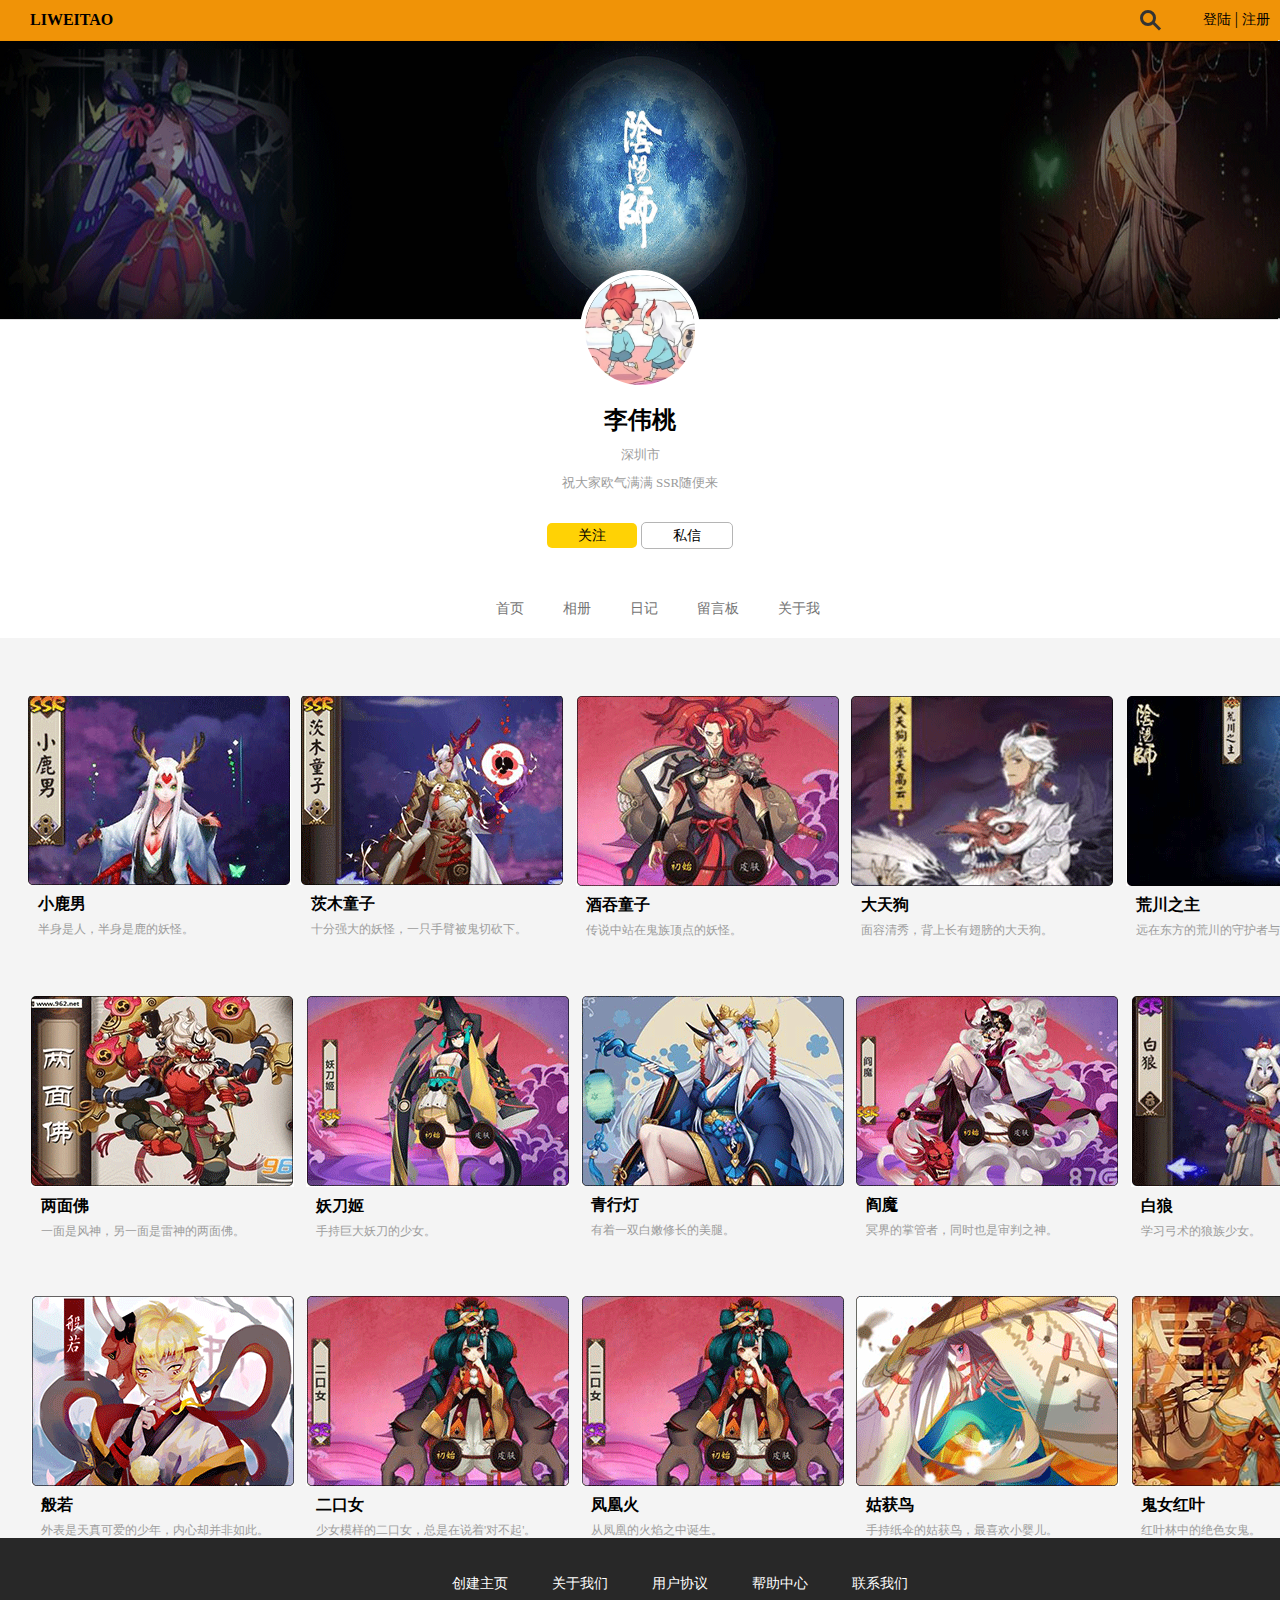
<file: index.html>
<!DOCTYPE html>
<html lang="en">
<head>
	<meta charset="UTF-8">
	<title>个人主页</title>
	<link rel="stylesheet" type="text/css" href="style.css"/>
</head>
<body>
	<div id="top"><h4>LIWEITAO</h4>
		<span class="sousuo"></span>
		<div class="wenzi">
			<a href="">登陆</a> | <a href="">注册</a>
		</div>
	</div>
	<div id="beijing"></div>
	<div id="touxiang" align="center"><img src="images/tou.jpg" alt=""></div>
	<div id="neirong" align="center">
		<h2>李伟桃</h2>
		<p>深圳市</p>
		<p>祝大家欧气满满 SSR随便来</p>
	</div>
	<div id="anniu" align="center">
		<div id="anniu1"><a href="">关注</a></div>
		<div id="anniu2"><a href="">私信</a></div>
	</div>
	<div id="daohang" align="center">
		<ul>
			<li><a href="shouye.html" target="xixi">首页</a></li>
			<li><a href="">相册</a></li>
			<li><a href="">日记</a></li>
			<li><a href="">留言板</a></li>
			<li><a href="aboutme.html" target="xixi">关于我</a></li>
		</ul>
	</div>
	<div id="xianshi"><iframe src="shouye.html" frameborder="0" name="xixi" height="900px" width="100%"></iframe ></div>
	<div id="bottom" align="center">
		<ul>
			<li><a href="">创建主页</a></li>
			<li><a href="">关于我们</a></li>
			<li><a href="">用户协议</a></li>
			<li><a href="">帮助中心</a></li>
			<li><a href="">联系我们</a></li>
		</ul>

	</div>
</body>
</html>
</file>
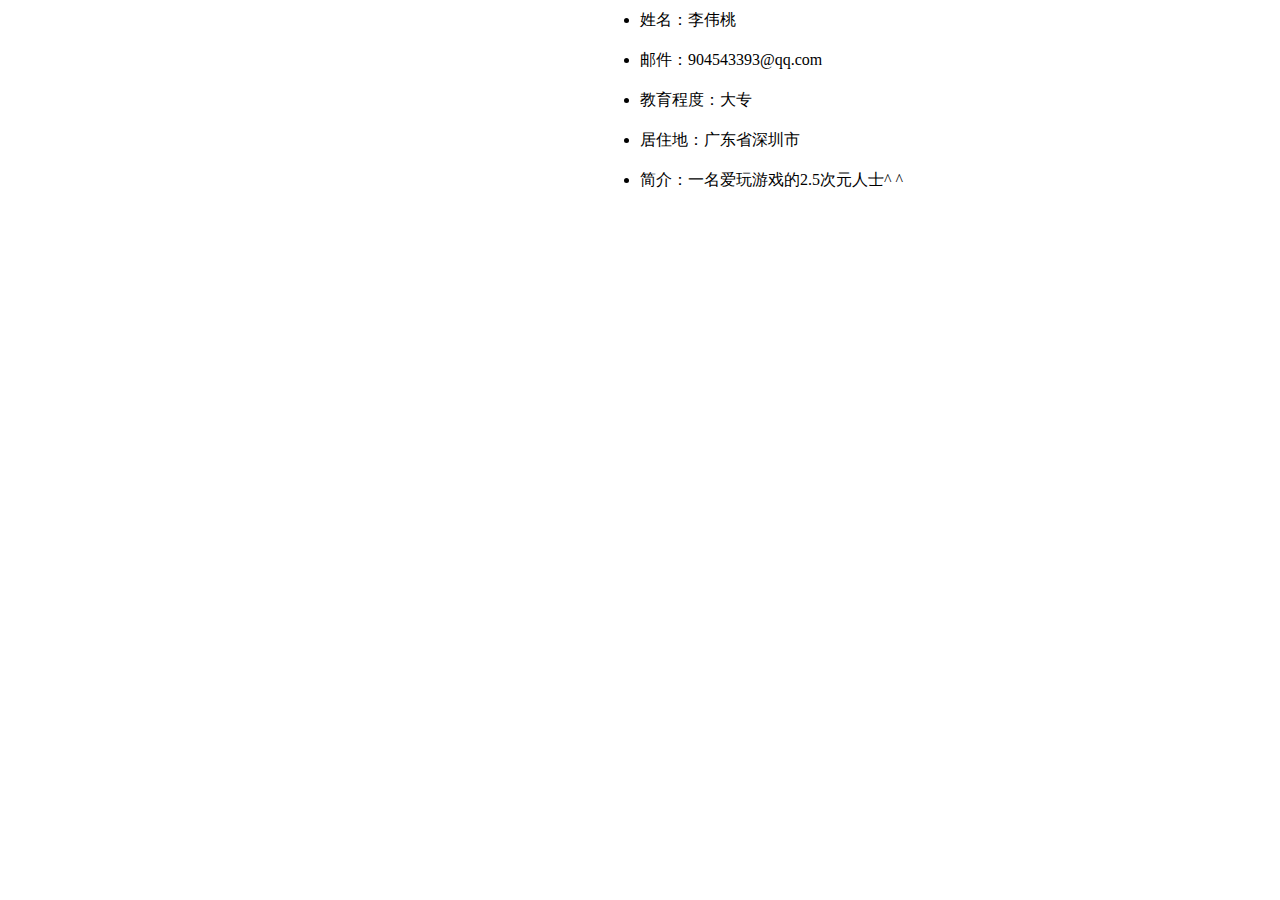
<file: aboutme.html>
<!DOCTYPE html>
<html lang="en">
<head>
	<meta charset="UTF-8">
	<link rel="stylesheet" href="style3.css">
	<title>关于我</title>
</head>
<body>
	<div id="jieshao">
	<ul>
		<li>姓名：李伟桃</li>
		<li>邮件：904543393@qq.com</li>
		<li>教育程度：大专</li>
		<li>居住地：广东省深圳市</li>
		<li>简介：一名爱玩游戏的2.5次元人士^ ^</li>
	</ul>
	</div>
</body>
</html>
</file>
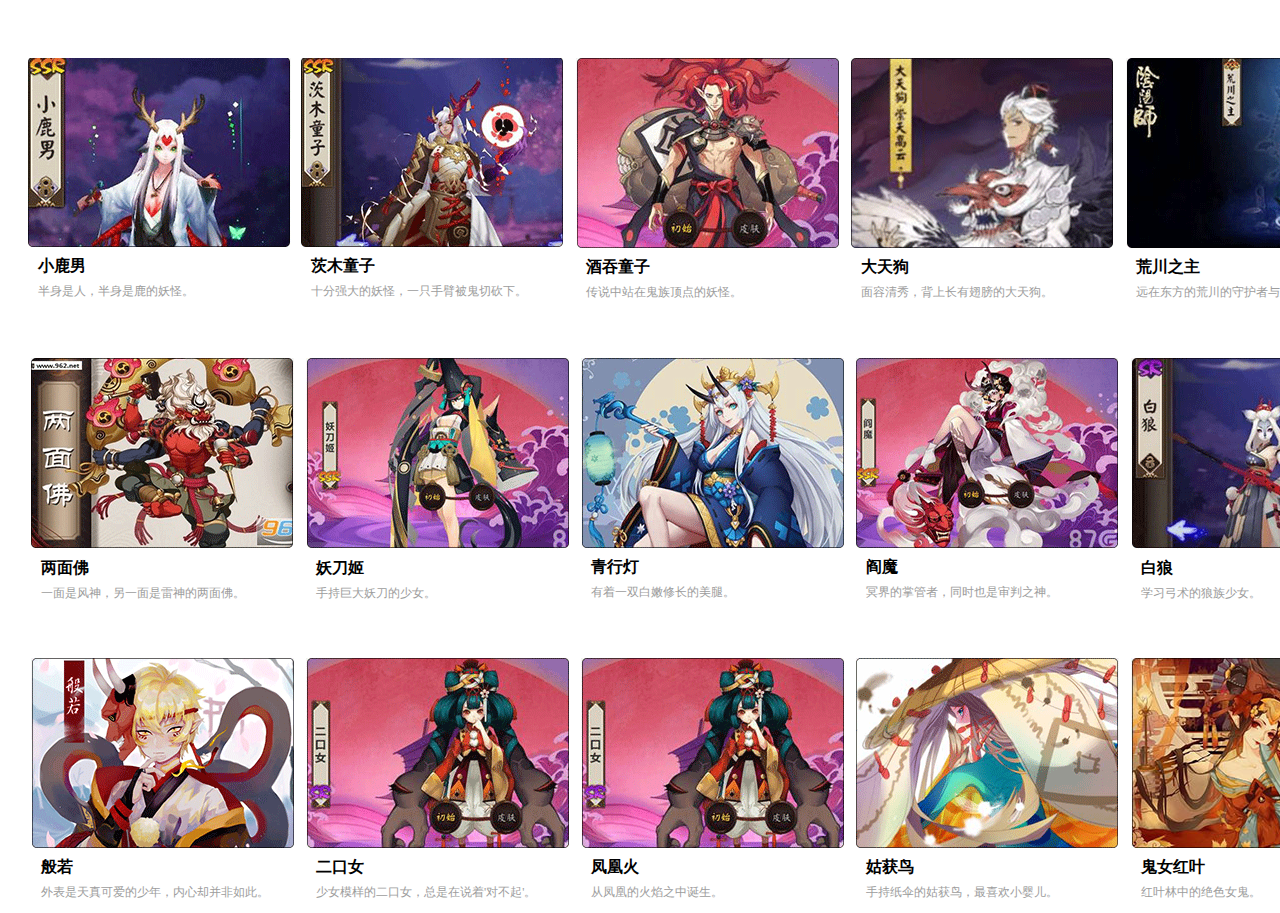
<file: shouye.html>
<!DOCTYPE html>
<html lang="en">
<head>
	<meta charset="UTF-8">
	<title>首页</title>
	<link rel="stylesheet" href="style2.css">
</head>
<body>
	<div id="tupian1"><a href=""><img src="images/10.gif" alt=""></a><h4>小鹿男</h4><p>半身是人，半身是鹿的妖怪。</p></div>
	<div id="tupian2"><a href=""><img src="images/12.gif" alt=""></a><h4>茨木童子</h4><p>十分强大的妖怪，一只手臂被鬼切砍下。</p></div>
	<div id="tupian3"><a href=""><img src="images/03.gif" alt=""></a><h4>酒吞童子</h4><p>传说中站在鬼族顶点的妖怪。</p></div>
	<div id="tupian4"><a href=""><img src="images/05.gif" alt=""></a><h4>大天狗</h4><p>面容清秀，背上长有翅膀的大天狗。</p></div>
	<div id="tupian5"><a href=""><img src="images/07.gif" alt=""></a><h4>荒川之主</h4><p>远在东方的荒川的守护者与主宰者。</p></div>
	<div id="tupian6"><a href=""><img src="images/19.gif" alt=""></a><h4>两面佛</h4><p>一面是风神，另一面是雷神的两面佛。</p></div>
	<div id="tupian7"><a href=""><img src="images/21.gif" alt=""></a><h4>妖刀姬</h4><p>手持巨大妖刀的少女。</p></div>
	<div id="tupian8"><a href=""><img src="images/22.gif" alt=""></a><h4>青行灯</h4><p>有着一双白嫩修长的美腿。</p></div>
	<div id="tupian9"><a href=""><img src="images/23.gif" alt=""></a><h4>阎魔</h4><p>冥界的掌管者，同时也是审判之神。</p></div>
	<div id="tupian10"><a href=""><img src="images/24.gif" alt=""></a><h4>白狼</h4><p>学习弓术的狼族少女。</p></div>
	<div id="tupian11"><a href=""><img src="images/31.gif" alt=""></a><h4>般若</h4><p>外表是天真可爱的少年，内心却并非如此。</p></div>
	<div id="tupian12"><a href=""><img src="images/33.gif" alt=""></a><h4>二口女</h4><p>少女模样的二口女，总是在说着'对不起'。</p></div>
	<div id="tupian13"><a href=""><img src="images/33.gif" alt=""></a><h4>凤凰火</h4><p>从凤凰的火焰之中诞生。</p></div>
	<div id="tupian14"><a href=""><img src="images/36.gif" alt=""></a><h4>姑获鸟</h4><p>手持纸伞的姑获鸟，最喜欢小婴儿。</p></div>
	<div id="tupian15"><a href=""><img src="images/08.jpg" alt=""></a><h4>鬼女红叶</h4><p>红叶林中的绝色女鬼。</p></div>
</body>
</html>
</file>
<file: style.css>
*{
	margin: 0;
}
#top{
	height: 40px;
	background-color: #f09307;
}
#top h4{
	font-family: "微软雅黑";
	padding-left: 30px;
	line-height: 40px;
}
span{
	height:40px; 
	width:40px; 
	position:absolute;
	right: 100px;
	top:10px;
} 
.sousuo:before, .sousuo:after{content:''; height:10px; display:block; position:absolute; top:0; left:0; }
.sousuo:before{width:10px; border:3px #333 solid; border-radius:100%;-webkit-border-radius:100%;-moz-border-radius:100%;}
.sousuo:after{width:3px; background:#333; transform:rotate(-25deg);-webkit-transform:rotate(-45deg);-moz-transform:rotate(-45deg);-o-transform:rotate(-45deg);-ms-transform:rotate(-45deg); top:11px; left:15px;}
.wenzi{
	float: right;
	margin-top: -30px;
	margin-right: 10px;
}
.wenzi a{
	color: #000000;
}
#beijing{
	background: url(images/02.gif) round;
	height: 280px;
}
#touxiang img{
	height: 110px;
	width: 110px;
	margin-top: -50px;
	border:5px solid #ffffff;
	border-radius: 50%;
}
#neirong{
	margin-top: 10px;
}
#neirong p{
	font-size: 13px;
	padding-top: 5px;
	color: #9c9c9c;
}
#neirong p{
	padding-top: 10px;
}
#anniu1{
	background-color: #ffd205;
	width: 90px;
	height: 25px;
	display: inline-block;
	border-radius: 5px;
}
#anniu2{
	width: 90px;
	height: 25px;
	display: inline-block;
	border-color: #ffffff;
	border-radius: 5px;
	border: 1px solid #b5b5b5;
}
a{
	text-decoration: none;
	font-size: 14px;
}
#anniu a{
	line-height: 25px;
	color: #000000;
}
#anniu{
	margin-top: 30px;
}
#daohang{
	margin-top: 50px;
	margin-left: -40px;
}
#daohang li{
	display: inline-block;
	padding-left: 35px;
}
#daohang a{
	color: #747474;
}
#daohang a:hover{
	color: #000000;
	
}
#xianshi{
	background-color: #f4f4f4;
	height: 900px;
	margin-top: 20px;
}
#bottom{
	background-color: #282828;
	height: 200px;
}
#bottom li{
	display: inline-block;
	line-height: 90px;
}
#bottom a{
	color: #ffffff;
	padding-left: 40px;
}
#bottom a:hover{
	color: #000000;
}
</file>
<file: style3.css>
*{
	margin: 0;
}
#jieshao li{
	font-family: "微软雅黑";
	line-height: 40px;
}
#jieshao ul{
	margin-left: 600px;
}
</file>
<file: style2.css>
a{
	text-decoration: none;
}
#tupian1{
	margin-top: 50px;
	margin-left: 20px;
	display: inline-block;
}
#tupian1 h4{
	margin-top: 5px;
	margin-left: 10px;
}
#tupian1 p{
	font-size: 12px;
	color: #9d9d9d;
	margin-top: -15px;
	margin-left: 10px;
}
#tupian2{
	margin-top: 50px;
	display: inline-block;
	position: absolute;
	float: left;
	margin-left: 10px;
}
#tupian2 h4{
	margin-top: 5px;
	margin-left: 10px;
}
#tupian2 p{
	font-size: 12px;
	color: #9d9d9d;
	margin-top: -15px;
	margin-left: 10px;
}

#tupian3{
	margin-top: 50px;
	display: inline-block;
	position: absolute;
	float: left;
	margin-left: 285px;
}
#tupian3 h4{
	margin-top: 5px;
	margin-left: 10px;
}
#tupian3 p{
	font-size: 12px;
	color: #9d9d9d;
	margin-top: -15px;
	margin-left: 10px;
}

#tupian4{
	margin-top: 50px;
	display: inline-block;
	position: absolute;
	float: left;
	margin-left: 560px;
}
#tupian4 h4{
	margin-top: 5px;
	margin-left: 10px;
}
#tupian4 p{
	font-size: 12px;
	color: #9d9d9d;
	margin-top: -15px;
	margin-left: 10px;
}

#tupian5{
	margin-top: 50px;
	display: inline-block;
	position: absolute;
	float: left;
	margin-left: 835px;
}
#tupian5 h4{
	margin-top: 5px;
	margin-left: 10px;
}
#tupian5 p{
	font-size: 12px;
	color: #9d9d9d;
	margin-top: -15px;
	margin-left: 10px;
}
#tupian6{
	position: absolute;
	margin-top: 350px;
	margin-left: -260px;
	display: inline-block;
}
#tupian6 h4{
	margin-top: 5px;
	margin-left: 10px;
}
#tupian6 p{
	font-size: 12px;
	color: #9d9d9d;
	margin-top: -15px;
	margin-left: 10px;
}

#tupian7{
	position: absolute;
	margin-top: 350px;
	margin-left: 15px;
	display: inline-block;
}
#tupian7 h4{
	margin-top: 5px;
	margin-left: 10px;
}
#tupian7 p{
	font-size: 12px;
	color: #9d9d9d;
	margin-top: -15px;
	margin-left: 10px;
}

#tupian8{
	position: absolute;
	margin-top: 350px;
	margin-left: 290px;
	display: inline-block;
}
#tupian8 h4{
	margin-top: 5px;
	margin-left: 10px;
}
#tupian8 p{
	font-size: 12px;
	color: #9d9d9d;
	margin-top: -15px;
	margin-left: 10px;
}

#tupian9{
	position: absolute;
	margin-top: 350px;
	margin-left: 565px;
	display: inline-block;
}
#tupian9 h4{
	margin-top: 5px;
	margin-left: 10px;
}
#tupian9 p{
	font-size: 12px;
	color: #9d9d9d;
	margin-top: -15px;
	margin-left: 10px;
}

#tupian10{
	position: absolute;
	margin-top: 350px;
	margin-left: 840px;
	display: inline-block;
}
#tupian10 h4{
	margin-top: 5px;
	margin-left: 10px;
}
#tupian10 p{
	font-size: 12px;
	color: #9d9d9d;
	margin-top: -15px;
	margin-left: 10px;
}

#tupian11{
	position: absolute;
	margin-top: 650px;
	margin-left: -260px;
	display: inline-block;
}
#tupian11 h4{
	margin-top: 5px;
	margin-left: 10px;
}
#tupian11 p{
	font-size: 12px;
	color: #9d9d9d;
	margin-top: -15px;
	margin-left: 10px;
}

#tupian12{
	position: absolute;
	margin-top: 650px;
	margin-left: 15px;
	display: inline-block;
}
#tupian12 h4{
	margin-top: 5px;
	margin-left: 10px;
}
#tupian12 p{
	font-size: 12px;
	color: #9d9d9d;
	margin-top: -15px;
	margin-left: 10px;
}

#tupian13{
	position: absolute;
	margin-top: 650px;
	margin-left: 290px;
	display: inline-block;
}
#tupian13 h4{
	margin-top: 5px;
	margin-left: 10px;
}
#tupian13 p{
	font-size: 12px;
	color: #9d9d9d;
	margin-top: -15px;
	margin-left: 10px;
}

#tupian14{
	position: absolute;
	margin-top: 650px;
	margin-left: 565px;
	display: inline-block;
}
#tupian14 h4{
	margin-top: 5px;
	margin-left: 10px;
}
#tupian14 p{
	font-size: 12px;
	color: #9d9d9d;
	margin-top: -15px;
	margin-left: 10px;
}

#tupian15{
	position: absolute;
	margin-top: 650px;
	margin-left: 840px;
	display: inline-block;
}
#tupian15 h4{
	margin-top: 5px;
	margin-left: 10px;
}
#tupian15 p{
	font-size: 12px;
	color: #9d9d9d;
	margin-top: -15px;
	margin-left: 10px;
}
</file>
